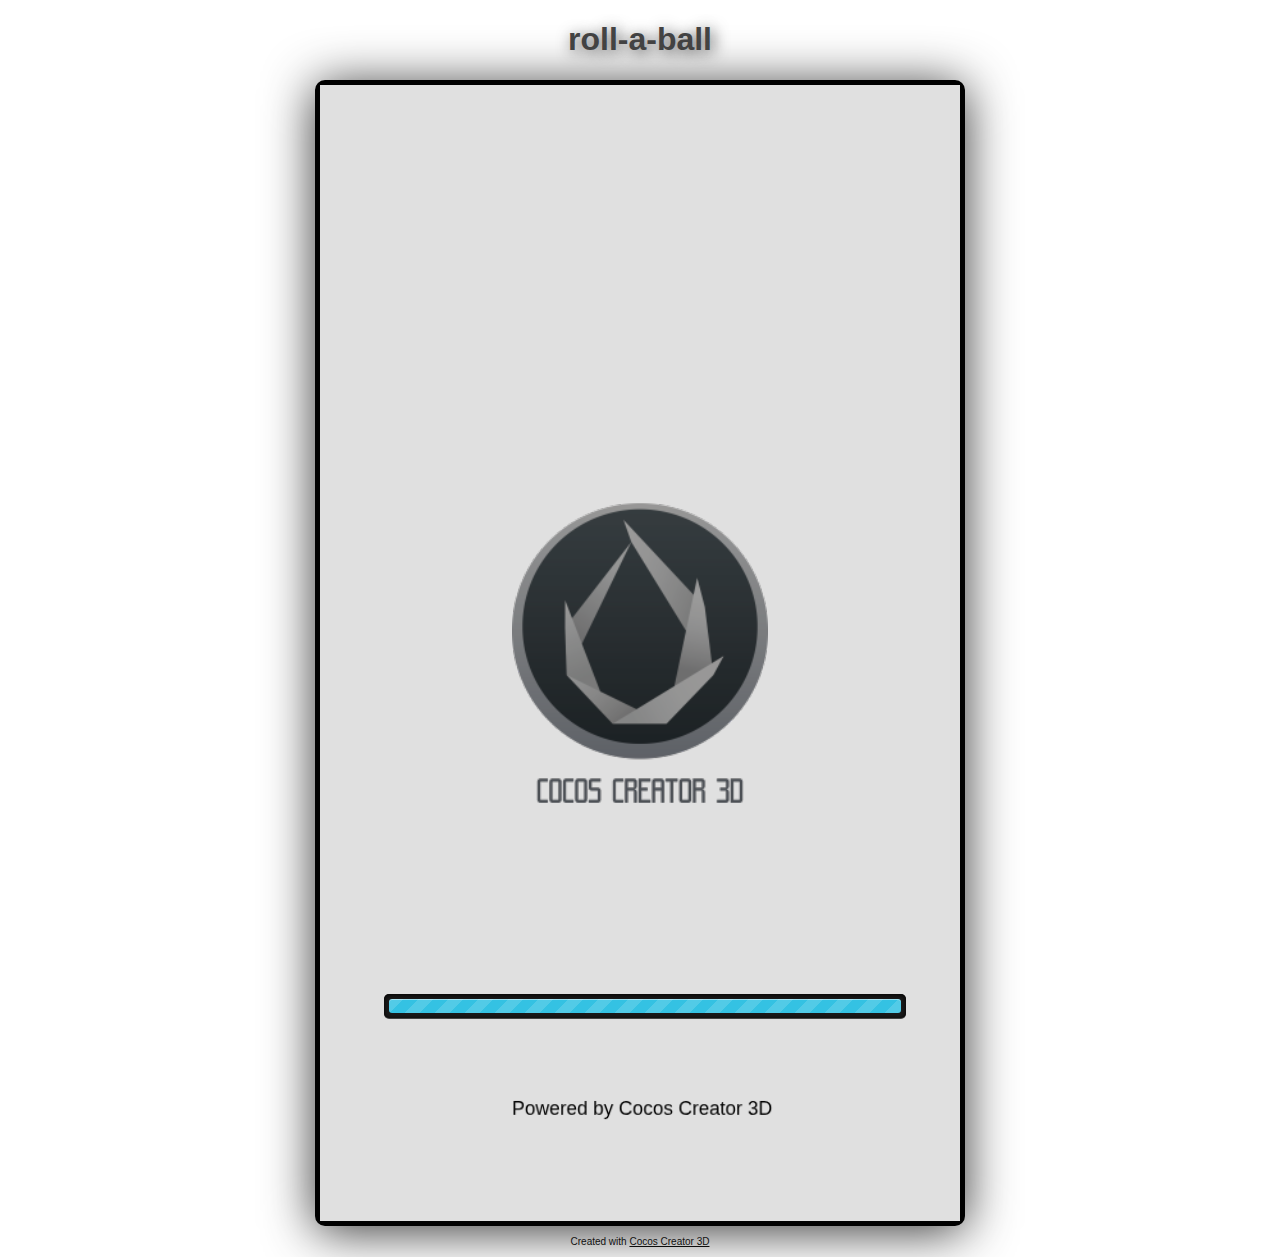
<file: web-desktop/index.html>
<!DOCTYPE html>
<html>
  <head>
    <meta charset="utf-8">

    <title>Cocos Creator 3D | roll-a-ball</title>

    <meta name="viewport" content="width=device-width,user-scalable=no,initial-scale=1, minimum-scale=1,maximum-scale=1"/>
    <meta name="apple-mobile-web-app-capable" content="yes"/>
    <meta name="full-screen" content="yes"/>
    <meta name="screen-orientation" content="portrait"/>
    <meta name="x5-fullscreen" content="true"/>
    <meta name="360-fullscreen" content="true"/>
    
    <meta name="renderer" content="webkit"/>
    <meta name="force-rendering" content="webkit"/>
    <meta http-equiv="X-UA-Compatible" content="IE=edge,chrome=1"/>
    
    <link rel="stylesheet" type="text/css" href="style.css"/>
  </head>
  <body>
    <h1 class="header">roll-a-ball</h1>

    <div id="GameDiv" style="width:640px; height: 1136px;">
        <canvas id="GameCanvas" width="640" height="1136"></canvas>
        <div class="progress-bar stripes">
            <span style="width: 0%"></span>
        </div>
    </div>
    <p class="footer">
      Created with <a href="https://www.cocos.com/products" title="Cocos Creator 3D">Cocos Creator 3D</a>
    </p>
    <!-- Polyfills bundle. -->
<script src="src/polyfills.bundle.js" charset="utf-8"> </script>

<!-- SystemJS support. -->
<script src="src/system.bundle.js" charset="utf-8"> </script>

<!-- Manifest file. -->
<script src="src/settings.js" charset="utf-8"></script>

<!-- Contains window.boot() which bootstrap the logic. -->
<script src="main.js" charset="utf-8"></script>

<script type="text/javascript">
    (function () {
        var boot = window.boot;

        boot.prepare.engine = function() {
            var importMap = { imports: { }, };
            importMap.imports['cc'] = './cocos3d-js.min.js';
            const importMapElement = document.createElement('script');
            importMapElement.type = 'systemjs-importmap';
            importMapElement.text = JSON.stringify(importMap, undefined, 2);
            document.body.appendChild(importMapElement);
        };

        boot.prepare.loadIIFE = function (url) {
            return new Promise(function (resolve, reject) {
                var err;

                function windowErrorListener(evt) {
                    if (evt.filename === url) {
                        err = evt.error;
                    }
                }

                window.addEventListener('error', windowErrorListener);

                var script = document.createElement('script');
                script.charset = 'utf-8';
                script.async = true;
                script.crossOrigin = 'anonymous';
                script.addEventListener('error', function () {
                    window.removeEventListener('error', windowErrorListener);
                    reject(Error('Error loading ' + url));
                });
                script.addEventListener('load', function () {
                    window.removeEventListener('error', windowErrorListener);
                    document.head.removeChild(script);
                    // Note that if an error occurs that isn't caught by this if statement,
                    // that getRegister will return null and a "did not instantiate" error will be thrown.
                    if (err) {
                        reject(err);
                    } else {
                        resolve();
                    }
                });
                script.src = url;
                document.head.appendChild(script);
            });
        };

        boot.prepare.findCanvas = function (id) {
            var localCanvas;
            var localContainer;

            var frame;
            var canvas;
            var container;

            const el = id;
            var width;
            var height;
            const element = !el ? null : ((el instanceof HTMLElement) ? el : (document.querySelector(el) || document.querySelector('#' + el)));
            if (!element) {
                console.error("unknown canvas id:", el);
            }

            if (element.tagName === 'CANVAS') {
                width = element.width;
                height = element.height;

                // it is already a canvas, we wrap it around with a div
                canvas = localCanvas = element;
                container = localContainer = document.createElement('div');
                if (localCanvas && localCanvas.parentNode) {
                    localCanvas.parentNode.insertBefore(localContainer, localCanvas);
                }
            } else {
                // we must make a new canvas and place into this element
                if (element.tagName !== 'DIV') {
                    debug.warnID(3819);
                }
                width = element.clientWidth;
                height = element.clientHeight;

                canvas = localCanvas = document.createElement('canvas');
                container = localContainer = document.createElement('div');
                element.appendChild(localContainer);
            }
            localContainer.setAttribute('id', 'Cocos3dGameContainer');
            localContainer.appendChild(localCanvas);
            frame = (localContainer.parentNode === document.body) ? document.documentElement : localContainer.parentNode;

            addClass(localCanvas, 'gameCanvas');
            localCanvas.setAttribute('width', width || '480');
            localCanvas.setAttribute('height', height || '320');
            localCanvas.setAttribute('tabindex', '99');

            return { frame, canvas, container };
        };

        /**
         * for findCanvas
         */
        function addClass (element, name) {
            const hasClass = (' ' + element.className + ' ').indexOf(' ' + name + ' ') > -1;
            if (!hasClass) {
                if (element.className) {
                    element.className += ' ';
                }
                element.className += name;
            }
        };

        boot.prepare().then(boot);
 })();
</script>

  </body>
</html>
</file>
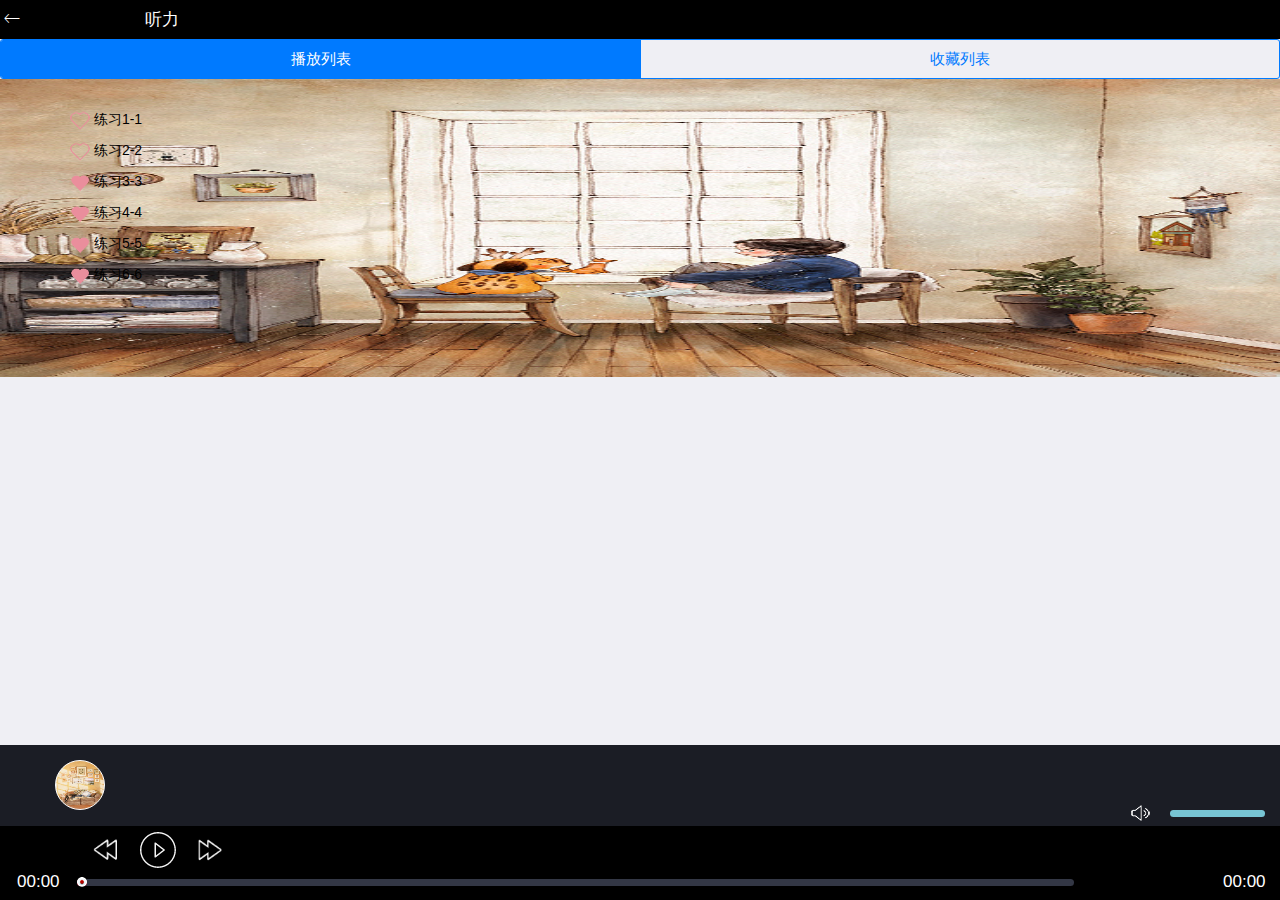
<file: views/listen.html>
<!DOCTYPE html>
<html>
<head lang="en">
    <meta charset="UTF-8">
    <meta name="viewport" content="width=device-width, initial-scale=1.0" />
    <title>听力</title>
    <link rel="stylesheet" href="./css/listen.css"/>
    <link rel="stylesheet" href="../brank/bootstrap.min.css" />
    <link rel="stylesheet" href="../brank/mui.min.css" />
</head>
<body>
    <div id="box">
    <header><span class="mui-icon mui-icon-arrowthinleft back-btn"></span><span style="padding-left:121px"></span>听力</header>
    <div>
                <div id="segmentedControl" class="mui-segmented-control">
                    <a class="mui-control-item mui-active" href="#item2">
               播放列表
            </a>
                    <a class="mui-control-item" href="#item3">
                收藏列表
            </a>
                </div>
    </div>
    <div>
     <div id="item2" class="mui-control-content mui-active">
                   <div class="top_left" style="height:298px">
                <ul>
                    <li music="./music/1.mp3" class="no_collect">
                        <p>
                            <img src="imgs/no_collect.png"/>
                            <a href="javascript:;" title="我很想爱他-林俊杰">练习1-1</a>
                        </p>
                    </li>
                    <li music="./music/2.mp3" class="no_collect">
                        <p>
                            <img src="imgs/no_collect.png"/>
                            <a href="javascript:;" title="当你-林俊杰">练习2-2</a>
                        </p>
                    </li>
                    <li music="./music/3.mp3" class="collect">
                        <p>
                            <img src="imgs/collect.png"/>
                            <a href="javascript:;" title="可惜没有如果-林俊杰">练习3-3</a>
                        </p>
                    </li>
                    <li music="./music/4.mp3" class="collect">
                        <p>
                            <img src="imgs/collect.png"/>
                            <a href="javascript:;" title="修炼爱情-林俊杰">练习4-4</a>
                        </p>
                    </li>
                    <li music="./music/5.mp3" class="collect">
                        <p>
                            <img src="imgs/collect.png"/>
                            <a href="javascript:;" title="alway-online-林俊杰">练习5-5</a>
                        </p>
                    </li>
                    <li music="./music/6.mp3" class="collect">
                        <p>
                            <img src="imgs/collect.png"/>
                            <a href="javascript:;" title="江南-林俊杰">练习6-6</a>
                        </p>
                    </li>
                </ul>
            </div>
                </div>
                <div id="item3" class="mui-control-content">
                  <div class="top_right" style="height:298px">
                <ul>

                </ul>
            </div>
                </div>
            </div>
        <div class="bottom">
            <div class="bottom_left col-xs-12">
                <div class="music_header">
                    
                </div>
                <p>
                  <a id="music_name" href="javascript:;"></a><br>
                  <a id="music_author" href="javascript:;"></a>
                </p>
            </div>
            <div class="bottom_right col-xs-12">
                <div style="float:right">
                    <div class="voice"></div>
                    <div class="voice_bar_out">
                        <div class="voice_bar_in"></div>
                    </div>
                </div>
            </div>
              <div class="bottom_center">
                <nav class="btn_box">
                    <a href="javascript:;" title="上一曲"></a>
                    <a id="play_pause" href="javascript:;" title="播放/暂停"></a>
                    <a href="javascript:;" title="下一曲"></a>
                </nav>
                <div class="bar col-xs-12" style="padding:0;margin:0">
                    <span>00:00</span>
                    <div class="bar_out" >
                        <div class="bar_in"></div><div class="bar_btn"></div>
                    </div>
                    <span style="float:right">00:00</span>
                </div>
            </div>
        </div>
    </div>
    <audio></audio>
</body>
<script src='../brank/mui.min.js'></script>
<script src='../brank/jquery-3.2.1.min.js'></script>
<script src="./js/listen.js"></script>
</html>
</file>
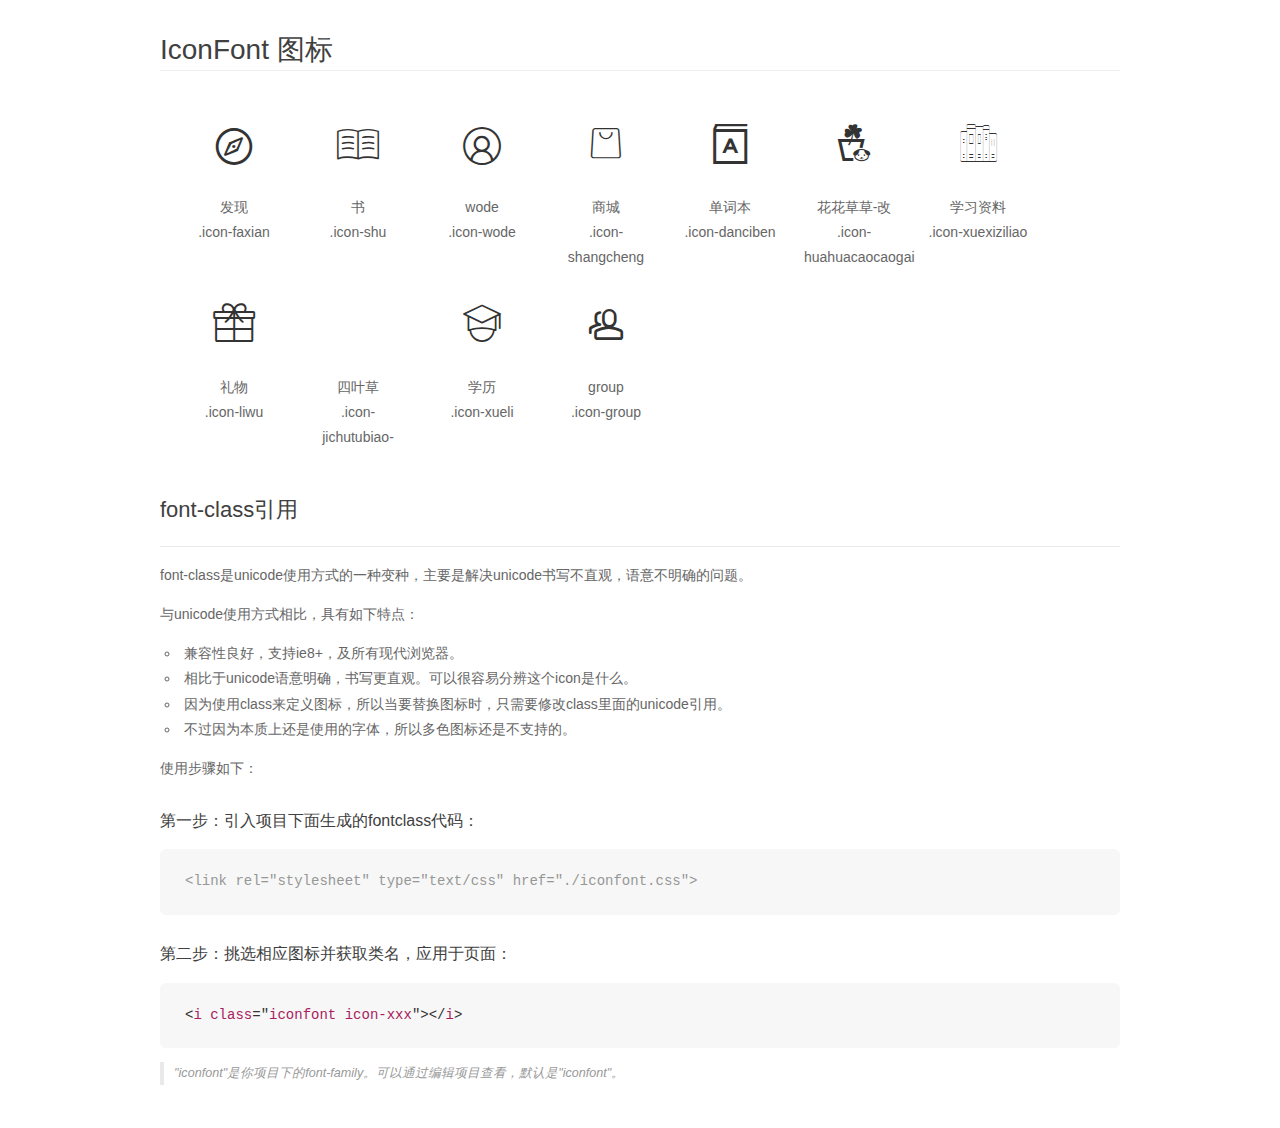
<file: views/font/demo_fontclass.html>
<!DOCTYPE html>
<html>
<head>
    <meta charset="utf-8"/>
    <title>IconFont</title>
    <link rel="stylesheet" href="demo.css">
    <link rel="stylesheet" href="iconfont.css">
</head>
<body>
    <div class="main markdown">
        <h1>IconFont 图标</h1>
        <ul class="icon_lists clear">
            
                <li>
                <i class="icon iconfont icon-faxian"></i>
                    <div class="name">发现</div>
                    <div class="fontclass">.icon-faxian</div>
                </li>
            
                <li>
                <i class="icon iconfont icon-shu"></i>
                    <div class="name">书</div>
                    <div class="fontclass">.icon-shu</div>
                </li>
            
                <li>
                <i class="icon iconfont icon-wode"></i>
                    <div class="name">wode</div>
                    <div class="fontclass">.icon-wode</div>
                </li>
            
                <li>
                <i class="icon iconfont icon-shangcheng"></i>
                    <div class="name">商城</div>
                    <div class="fontclass">.icon-shangcheng</div>
                </li>
            
                <li>
                <i class="icon iconfont icon-danciben"></i>
                    <div class="name">单词本</div>
                    <div class="fontclass">.icon-danciben</div>
                </li>
            
                <li>
                <i class="icon iconfont icon-huahuacaocaogai"></i>
                    <div class="name">花花草草-改</div>
                    <div class="fontclass">.icon-huahuacaocaogai</div>
                </li>
            
                <li>
                <i class="icon iconfont icon-xuexiziliao"></i>
                    <div class="name">学习资料</div>
                    <div class="fontclass">.icon-xuexiziliao</div>
                </li>
            
                <li>
                <i class="icon iconfont icon-liwu"></i>
                    <div class="name">礼物</div>
                    <div class="fontclass">.icon-liwu</div>
                </li>
            
                <li>
                <i class="icon iconfont icon-jichutubiao-"></i>
                    <div class="name">四叶草</div>
                    <div class="fontclass">.icon-jichutubiao-</div>
                </li>
            
                <li>
                <i class="icon iconfont icon-xueli"></i>
                    <div class="name">学历</div>
                    <div class="fontclass">.icon-xueli</div>
                </li>
            
                <li>
                <i class="icon iconfont icon-group"></i>
                    <div class="name">group</div>
                    <div class="fontclass">.icon-group</div>
                </li>
            
        </ul>

        <h2 id="font-class-">font-class引用</h2>
        <hr>

        <p>font-class是unicode使用方式的一种变种，主要是解决unicode书写不直观，语意不明确的问题。</p>
        <p>与unicode使用方式相比，具有如下特点：</p>
        <ul>
        <li>兼容性良好，支持ie8+，及所有现代浏览器。</li>
        <li>相比于unicode语意明确，书写更直观。可以很容易分辨这个icon是什么。</li>
        <li>因为使用class来定义图标，所以当要替换图标时，只需要修改class里面的unicode引用。</li>
        <li>不过因为本质上还是使用的字体，所以多色图标还是不支持的。</li>
        </ul>
        <p>使用步骤如下：</p>
        <h3 id="-fontclass-">第一步：引入项目下面生成的fontclass代码：</h3>


        <pre><code class="lang-js hljs javascript"><span class="hljs-comment">&lt;link rel="stylesheet" type="text/css" href="./iconfont.css"&gt;</span></code></pre>
        <h3 id="-">第二步：挑选相应图标并获取类名，应用于页面：</h3>
        <pre><code class="lang-css hljs">&lt;<span class="hljs-selector-tag">i</span> <span class="hljs-selector-tag">class</span>="<span class="hljs-selector-tag">iconfont</span> <span class="hljs-selector-tag">icon-xxx</span>"&gt;&lt;/<span class="hljs-selector-tag">i</span>&gt;</code></pre>
        <blockquote>
        <p>"iconfont"是你项目下的font-family。可以通过编辑项目查看，默认是"iconfont"。</p>
        </blockquote>
    </div>
</body>
</html>
</file>
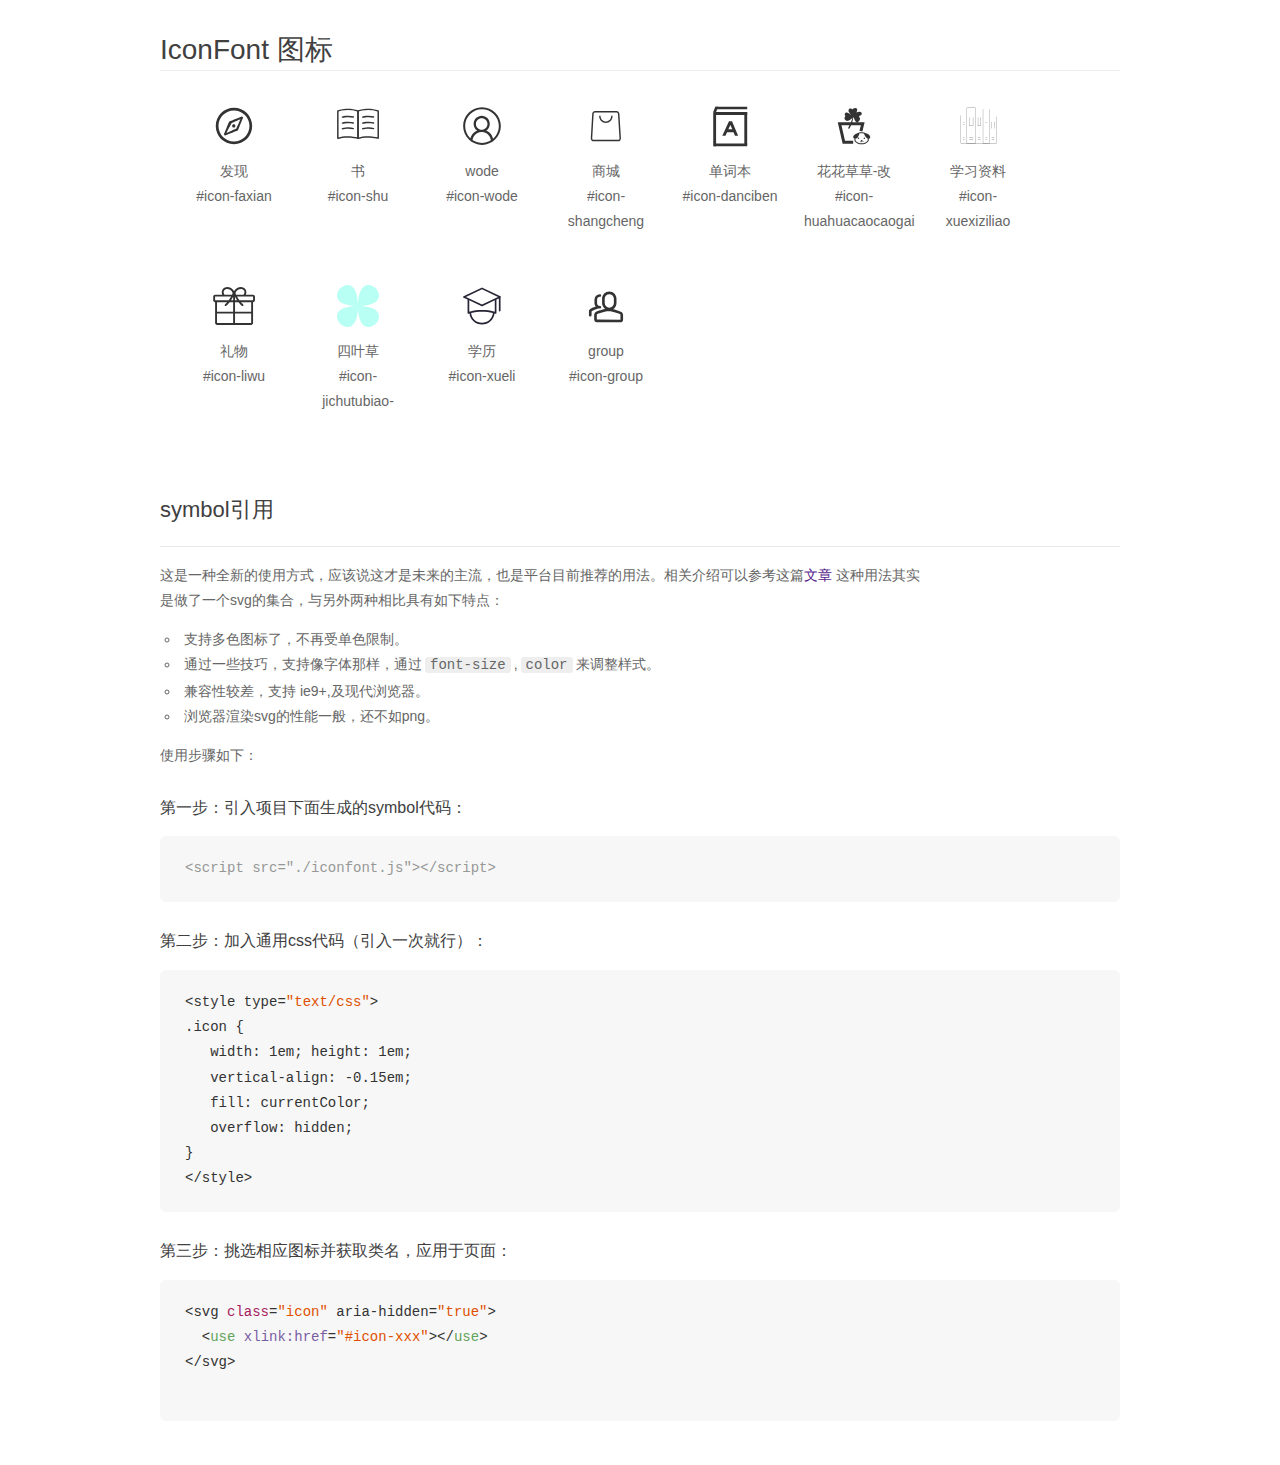
<file: views/font/demo_symbol.html>
<!DOCTYPE html>
<html>
<head>
    <meta charset="utf-8"/>
    <title>IconFont</title>
    <link rel="stylesheet" href="demo.css">
    <script src="iconfont.js"></script>

    <style type="text/css">
        .icon {
          /* 通过设置 font-size 来改变图标大小 */
          width: 1em; height: 1em;
          /* 图标和文字相邻时，垂直对齐 */
          vertical-align: -0.15em;
          /* 通过设置 color 来改变 SVG 的颜色/fill */
          fill: currentColor;
          /* path 和 stroke 溢出 viewBox 部分在 IE 下会显示
             normalize.css 中也包含这行 */
          overflow: hidden;
        }

    </style>
</head>
<body>
    <div class="main markdown">
        <h1>IconFont 图标</h1>
        <ul class="icon_lists clear">
            
                <li>
                    <svg class="icon" aria-hidden="true">
                        <use xlink:href="#icon-faxian"></use>
                    </svg>
                    <div class="name">发现</div>
                    <div class="fontclass">#icon-faxian</div>
                </li>
            
                <li>
                    <svg class="icon" aria-hidden="true">
                        <use xlink:href="#icon-shu"></use>
                    </svg>
                    <div class="name">书</div>
                    <div class="fontclass">#icon-shu</div>
                </li>
            
                <li>
                    <svg class="icon" aria-hidden="true">
                        <use xlink:href="#icon-wode"></use>
                    </svg>
                    <div class="name">wode</div>
                    <div class="fontclass">#icon-wode</div>
                </li>
            
                <li>
                    <svg class="icon" aria-hidden="true">
                        <use xlink:href="#icon-shangcheng"></use>
                    </svg>
                    <div class="name">商城</div>
                    <div class="fontclass">#icon-shangcheng</div>
                </li>
            
                <li>
                    <svg class="icon" aria-hidden="true">
                        <use xlink:href="#icon-danciben"></use>
                    </svg>
                    <div class="name">单词本</div>
                    <div class="fontclass">#icon-danciben</div>
                </li>
            
                <li>
                    <svg class="icon" aria-hidden="true">
                        <use xlink:href="#icon-huahuacaocaogai"></use>
                    </svg>
                    <div class="name">花花草草-改</div>
                    <div class="fontclass">#icon-huahuacaocaogai</div>
                </li>
            
                <li>
                    <svg class="icon" aria-hidden="true">
                        <use xlink:href="#icon-xuexiziliao"></use>
                    </svg>
                    <div class="name">学习资料</div>
                    <div class="fontclass">#icon-xuexiziliao</div>
                </li>
            
                <li>
                    <svg class="icon" aria-hidden="true">
                        <use xlink:href="#icon-liwu"></use>
                    </svg>
                    <div class="name">礼物</div>
                    <div class="fontclass">#icon-liwu</div>
                </li>
            
                <li>
                    <svg class="icon" aria-hidden="true">
                        <use xlink:href="#icon-jichutubiao-"></use>
                    </svg>
                    <div class="name">四叶草</div>
                    <div class="fontclass">#icon-jichutubiao-</div>
                </li>
            
                <li>
                    <svg class="icon" aria-hidden="true">
                        <use xlink:href="#icon-xueli"></use>
                    </svg>
                    <div class="name">学历</div>
                    <div class="fontclass">#icon-xueli</div>
                </li>
            
                <li>
                    <svg class="icon" aria-hidden="true">
                        <use xlink:href="#icon-group"></use>
                    </svg>
                    <div class="name">group</div>
                    <div class="fontclass">#icon-group</div>
                </li>
            
        </ul>


        <h2 id="symbol-">symbol引用</h2>
        <hr>

        <p>这是一种全新的使用方式，应该说这才是未来的主流，也是平台目前推荐的用法。相关介绍可以参考这篇<a href="">文章</a>
        这种用法其实是做了一个svg的集合，与另外两种相比具有如下特点：</p>
        <ul>
          <li>支持多色图标了，不再受单色限制。</li>
          <li>通过一些技巧，支持像字体那样，通过<code>font-size</code>,<code>color</code>来调整样式。</li>
          <li>兼容性较差，支持 ie9+,及现代浏览器。</li>
          <li>浏览器渲染svg的性能一般，还不如png。</li>
        </ul>
        <p>使用步骤如下：</p>
        <h3 id="-symbol-">第一步：引入项目下面生成的symbol代码：</h3>
        <pre><code class="lang-js hljs javascript"><span class="hljs-comment">&lt;script src="./iconfont.js"&gt;&lt;/script&gt;</span></code></pre>
        <h3 id="-css-">第二步：加入通用css代码（引入一次就行）：</h3>
        <pre><code class="lang-js hljs javascript">&lt;style type=<span class="hljs-string">"text/css"</span>&gt;
.icon {
   width: <span class="hljs-number">1</span>em; height: <span class="hljs-number">1</span>em;
   vertical-align: <span class="hljs-number">-0.15</span>em;
   fill: currentColor;
   overflow: hidden;
}
&lt;<span class="hljs-regexp">/style&gt;</span></code></pre>
        <h3 id="-">第三步：挑选相应图标并获取类名，应用于页面：</h3>
        <pre><code class="lang-js hljs javascript">&lt;svg <span class="hljs-class"><span class="hljs-keyword">class</span></span>=<span class="hljs-string">"icon"</span> aria-hidden=<span class="hljs-string">"true"</span>&gt;<span class="xml"><span class="hljs-tag">
  &lt;<span class="hljs-name">use</span> <span class="hljs-attr">xlink:href</span>=<span class="hljs-string">"#icon-xxx"</span>&gt;</span><span class="hljs-tag">&lt;/<span class="hljs-name">use</span>&gt;</span>
</span>&lt;<span class="hljs-regexp">/svg&gt;
        </span></code></pre>
    </div>
</body>
</html>
</file>
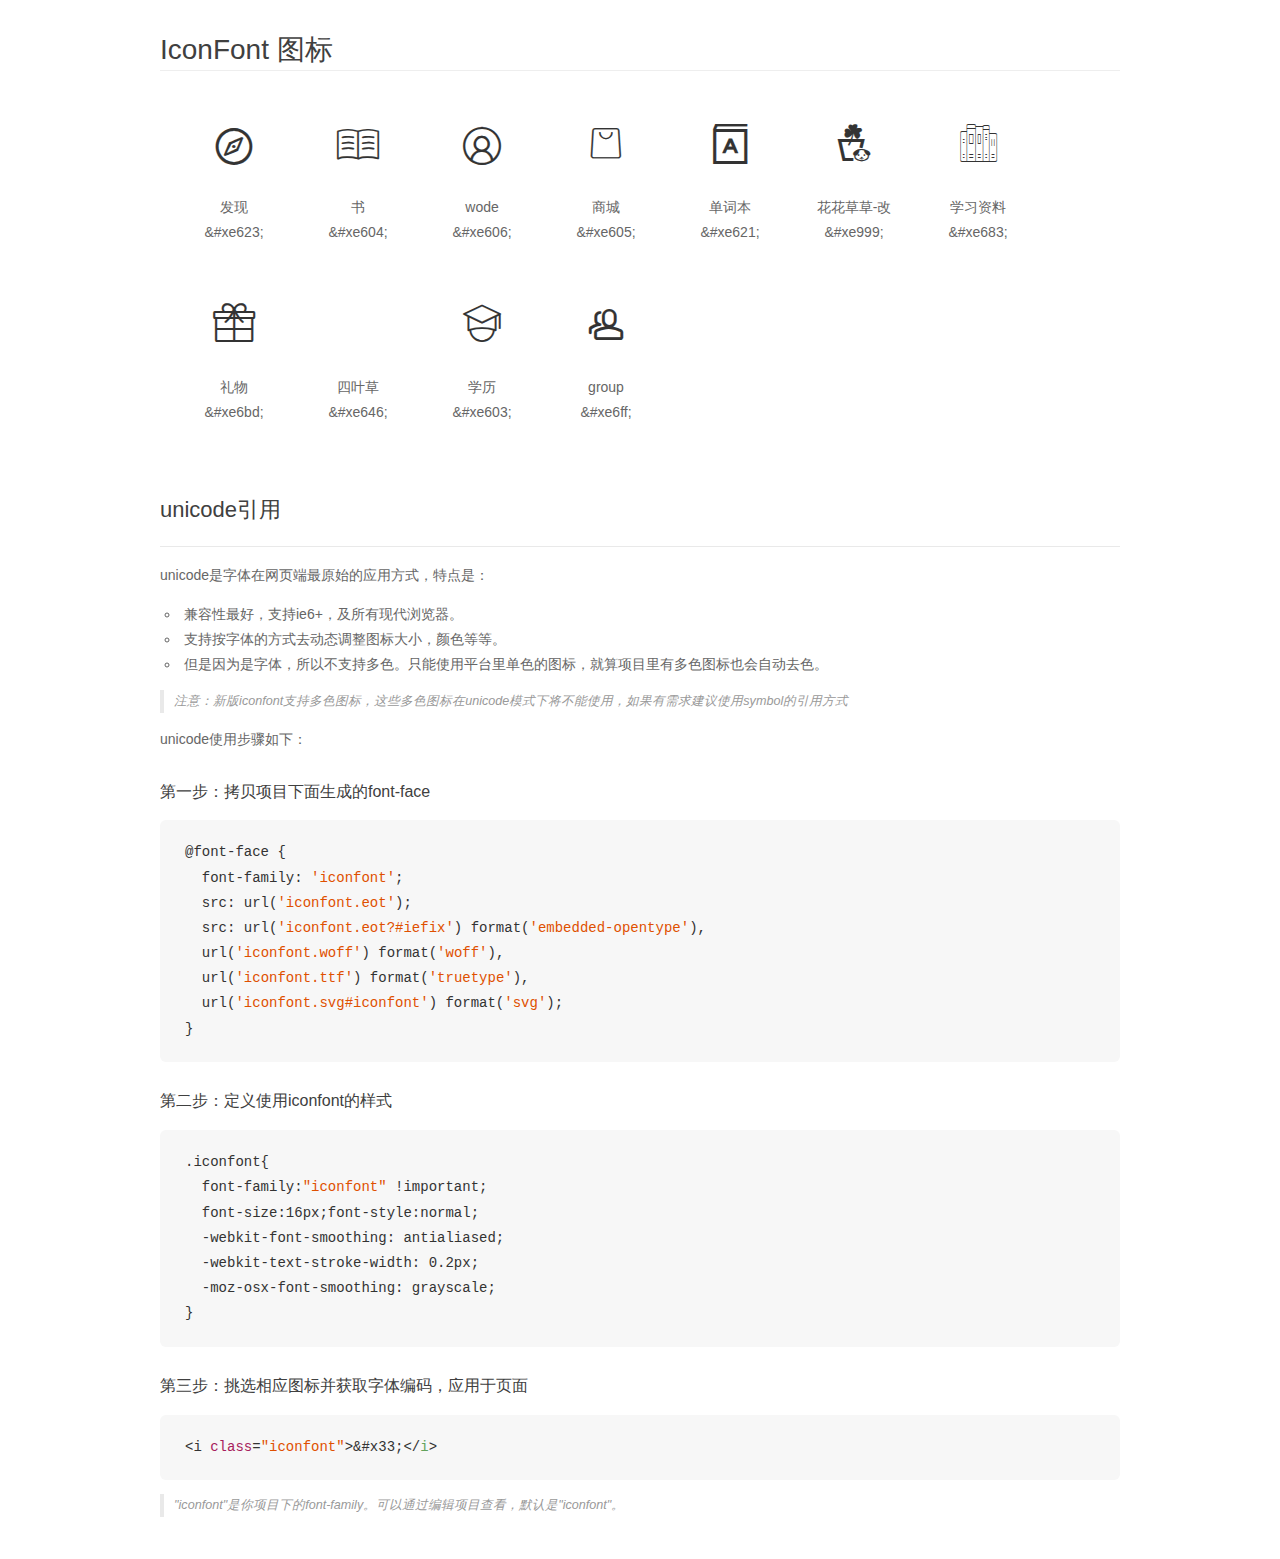
<file: views/font/demo_unicode.html>
<!DOCTYPE html>
<html>
<head>
    <meta charset="utf-8"/>
    <title>IconFont</title>
    <link rel="stylesheet" href="demo.css">

    <style type="text/css">

        @font-face {font-family: "iconfont";
          src: url('iconfont.eot'); /* IE9*/
          src: url('iconfont.eot#iefix') format('embedded-opentype'), /* IE6-IE8 */
          url('iconfont.woff') format('woff'), /* chrome, firefox */
          url('iconfont.ttf') format('truetype'), /* chrome, firefox, opera, Safari, Android, iOS 4.2+*/
          url('iconfont.svg#iconfont') format('svg'); /* iOS 4.1- */
        }

        .iconfont {
          font-family:"iconfont" !important;
          font-size:16px;
          font-style:normal;
          -webkit-font-smoothing: antialiased;
          -webkit-text-stroke-width: 0.2px;
          -moz-osx-font-smoothing: grayscale;
        }

    </style>
</head>
<body>
    <div class="main markdown">
        <h1>IconFont 图标</h1>
        <ul class="icon_lists clear">
            
                <li>
                <i class="icon iconfont">&#xe623;</i>
                    <div class="name">发现</div>
                    <div class="code">&amp;#xe623;</div>
                </li>
            
                <li>
                <i class="icon iconfont">&#xe604;</i>
                    <div class="name">书</div>
                    <div class="code">&amp;#xe604;</div>
                </li>
            
                <li>
                <i class="icon iconfont">&#xe606;</i>
                    <div class="name">wode</div>
                    <div class="code">&amp;#xe606;</div>
                </li>
            
                <li>
                <i class="icon iconfont">&#xe605;</i>
                    <div class="name">商城</div>
                    <div class="code">&amp;#xe605;</div>
                </li>
            
                <li>
                <i class="icon iconfont">&#xe621;</i>
                    <div class="name">单词本</div>
                    <div class="code">&amp;#xe621;</div>
                </li>
            
                <li>
                <i class="icon iconfont">&#xe999;</i>
                    <div class="name">花花草草-改</div>
                    <div class="code">&amp;#xe999;</div>
                </li>
            
                <li>
                <i class="icon iconfont">&#xe683;</i>
                    <div class="name">学习资料</div>
                    <div class="code">&amp;#xe683;</div>
                </li>
            
                <li>
                <i class="icon iconfont">&#xe6bd;</i>
                    <div class="name">礼物</div>
                    <div class="code">&amp;#xe6bd;</div>
                </li>
            
                <li>
                <i class="icon iconfont">&#xe646;</i>
                    <div class="name">四叶草</div>
                    <div class="code">&amp;#xe646;</div>
                </li>
            
                <li>
                <i class="icon iconfont">&#xe603;</i>
                    <div class="name">学历</div>
                    <div class="code">&amp;#xe603;</div>
                </li>
            
                <li>
                <i class="icon iconfont">&#xe6ff;</i>
                    <div class="name">group</div>
                    <div class="code">&amp;#xe6ff;</div>
                </li>
            
        </ul>
        <h2 id="unicode-">unicode引用</h2>
        <hr>

        <p>unicode是字体在网页端最原始的应用方式，特点是：</p>
        <ul>
        <li>兼容性最好，支持ie6+，及所有现代浏览器。</li>
        <li>支持按字体的方式去动态调整图标大小，颜色等等。</li>
        <li>但是因为是字体，所以不支持多色。只能使用平台里单色的图标，就算项目里有多色图标也会自动去色。</li>
        </ul>
        <blockquote>
        <p>注意：新版iconfont支持多色图标，这些多色图标在unicode模式下将不能使用，如果有需求建议使用symbol的引用方式</p>
        </blockquote>
        <p>unicode使用步骤如下：</p>
        <h3 id="-font-face">第一步：拷贝项目下面生成的font-face</h3>
        <pre><code class="lang-js hljs javascript">@font-face {
  font-family: <span class="hljs-string">'iconfont'</span>;
  src: url(<span class="hljs-string">'iconfont.eot'</span>);
  src: url(<span class="hljs-string">'iconfont.eot?#iefix'</span>) format(<span class="hljs-string">'embedded-opentype'</span>),
  url(<span class="hljs-string">'iconfont.woff'</span>) format(<span class="hljs-string">'woff'</span>),
  url(<span class="hljs-string">'iconfont.ttf'</span>) format(<span class="hljs-string">'truetype'</span>),
  url(<span class="hljs-string">'iconfont.svg#iconfont'</span>) format(<span class="hljs-string">'svg'</span>);
}
</code></pre>
        <h3 id="-iconfont-">第二步：定义使用iconfont的样式</h3>
        <pre><code class="lang-js hljs javascript">.iconfont{
  font-family:<span class="hljs-string">"iconfont"</span> !important;
  font-size:<span class="hljs-number">16</span>px;font-style:normal;
  -webkit-font-smoothing: antialiased;
  -webkit-text-stroke-width: <span class="hljs-number">0.2</span>px;
  -moz-osx-font-smoothing: grayscale;
}
</code></pre>
        <h3 id="-">第三步：挑选相应图标并获取字体编码，应用于页面</h3>
        <pre><code class="lang-js hljs javascript">&lt;i <span class="hljs-class"><span class="hljs-keyword">class</span></span>=<span class="hljs-string">"iconfont"</span>&gt;&amp;#x33;<span class="xml"><span class="hljs-tag">&lt;/<span class="hljs-name">i</span>&gt;</span></span></code></pre>

        <blockquote>
        <p>"iconfont"是你项目下的font-family。可以通过编辑项目查看，默认是"iconfont"。</p>
        </blockquote>
    </div>


</body>
</html>
</file>
<file: web-desktop/style.css>
body {
  cursor: default;
  padding: 0;
  border: 0;
  margin: 0;

  text-align: center;
  background-color: white;
  font-family: Helvetica, Verdana, Arial, sans-serif;
}

body, canvas, div {
  outline: none;
  -moz-user-select: none;
  -webkit-user-select: none;
  -ms-user-select: none;
  -khtml-user-select: none;
  -webkit-tap-highlight-color: rgba(0, 0, 0, 0);
}

/* Remove spin of input type number */
input::-webkit-outer-spin-button,
input::-webkit-inner-spin-button {
    /* display: none; <- Crashes Chrome on hover */
    -webkit-appearance: none;
    margin: 0; /* <-- Apparently some margin are still there even though it's hidden */
}

#Cocos2dGameContainer {
  position: absolute;
  margin: 0;
  overflow: hidden;
  left: 0px;
  top: 0px;
}

canvas {
  background-color: rgba(0, 0, 0, 0);
}

a:link, a:visited {
  color: #000;
}

a:active, a:hover {
  color: #666;
}

p.header {
  font-size: small;
}

p.footer {
  font-size: x-small;
}

.progress-bar {
    background-color: #1a1a1a;
    position: absolute;
    left: 10%;
    top: 80%;
    height: 14px;
    padding: 5px;
    width: 80%;
    border-radius: 5px;
    box-shadow: 0 1px 5px #000 inset, 0 1px 0 #444;           
}

.progress-bar span {
    display: block;
    height: 100%;
    border-radius: 3px;
    box-shadow: 0 1px 0 rgba(255, 255, 255, .5) inset;
    transition: width .4s ease-in-out; 
    background-color: #34c2e3;    
}

.stripes span {
    background-size: 30px 30px;
    background-image: linear-gradient(135deg, rgba(255, 255, 255, .15) 25%, transparent 25%,
                        transparent 50%, rgba(255, 255, 255, .15) 50%, rgba(255, 255, 255, .15) 75%,
                        transparent 75%, transparent);            
    
    animation: animate-stripes 1s linear infinite;             
}

@keyframes animate-stripes {
    0% {background-position: 0 0;} 100% {background-position: 60px 0;}
}

h1 {
    color: #444;
    text-shadow: 3px 3px 15px;
}

#GameDiv {
    width: 800px;
    height: 450px;
    margin: 0 auto;
    background: black;
    position:relative;
    border:5px solid black;
    border-radius: 10px;
    box-shadow: 0 5px 50px #333
}
</file>
<file: views/css/listen.css>
{margin: 0;padding: 0;
    moz-user-select: -moz-none;
    -moz-user-select: none;
    -o-user-select: none;
    -khtml-user-select: none;
    -webkit-user-select: none;
    -ms-user-select: none;
    user-select: none;
}
ul{list-style-type: none}
a{text-decoration: none;}
@keyframes change {
    from {
        transform: rotate(0deg)
    }
    to {
        transform: rotate(360deg)
    }
}
body{
    margin:0;
    padding:0;
}
#box{
   width:100%;height:100%;
}

header{
    background:#000;
    height:39px;
    color:#fff;
    line-height:39px;
}
header span{
    display:inline-block;
    color:#fff;
    font-size:16px;
}

.top_left{
    padding:30px;
    background: url(../img/11.jpg);
    background-size: 100% 100%;
}
.top_right{
    padding:30px;
    background: url(../img/9.jpg);
    background-size: 100% 100%;
}
.top_left a{
    color:black;
}

.bottom{
    background:#000;
    width:100%;
    position:fixed;
    bottom:0;
}


.music_header{background: url("../img/8.jpg");background-size: 100% 100%;margin: 15px 15px 0 40px;width: 50px;height: 50px;border-radius: 25px;border: 1px solid #fff;float: left}
@keyframes change {
    from {
        transform: rotate(0deg)
    }
    to {
        transform: rotate(360deg)
    }
}
.bottom_left,.bottom_right{width: 15%;background: #1b1d25}
.bottom_left p {padding-top: 20px;}
.bottom_left p a{color: #f2f2f2}
.bottom_left p>a:last-child{font-size: 12px;}

.bottom_center{padding: 0 17px;}
.btn_box{width: 180px;display: inline-block;float: left;margin-left: 64px;}
.bottom_center nav a{display: inline-block;width: 48px;height: 48px;}
.bottom_center nav a:nth-child(1){background: url("../imgs/prev.png") no-repeat center 6px;background-size: 36px 36px;}
.bottom_center nav a:nth-child(2){background: url("../imgs/play.png") no-repeat;background-size: 100% 100%;}
.bottom_center nav a:nth-child(3){background: url("../imgs/next.png") no-repeat center 6px;background-size: 36px 36px;}

.bar{float: left;margin-top: 35px;}
.bar span{display: inline-block;width: 40px;float: left;color: #fff;position: relative;top: -8px;}
.bar_out{border-radius: 7px;margin: 0 20px;float: left;width: 80%;height: 7px;background: #333745;}
.bar_in{float: left;width: 10px;height: 100%;background: #ea2e49;border-radius: 7px;}
.bar_btn{cursor: pointer;position: relative;margin-left: -11px;top: -3px;width: 12px;height: 13px;background: url("../imgs/bat_btn.png") no-repeat;float: left}
/*
.bottom_right > div{margin-top: 35px;padding: 0 10px;}*/
.voice{position: relative;top: -5px;width: 19px;height: 16px;background: url("../imgs/voice.png");float: left;margin-right: 20px;}
.voice_bar_out{width: 95px;height: 7px;background: #333745;float: left;border-radius: 7px;}
.voice_bar_in{cursor: pointer;width: 95px;height: 7px;background: #77c4d3;border-radius: 7px;}
</file>
<file: views/font/iconfont.css>
@font-face {font-family: "iconfont";
  src: url('iconfont.eot?t=1495537212312'); /* IE9*/
  src: url('iconfont.eot?t=1495537212312#iefix') format('embedded-opentype'), /* IE6-IE8 */
  url('iconfont.woff?t=1495537212312') format('woff'), /* chrome, firefox */
  url('iconfont.ttf?t=1495537212312') format('truetype'), /* chrome, firefox, opera, Safari, Android, iOS 4.2+*/
  url('iconfont.svg?t=1495537212312#iconfont') format('svg'); /* iOS 4.1- */
}

.iconfont {
  font-family:"iconfont" !important;
  font-size:16px;
  font-style:normal;
  -webkit-font-smoothing: antialiased;
  -moz-osx-font-smoothing: grayscale;
}

.icon-faxian:before { content: "\e623"; }

.icon-shu:before { content: "\e604"; }

.icon-wode:before { content: "\e606"; }

.icon-shangcheng:before { content: "\e605"; }

.icon-danciben:before { content: "\e621"; }

.icon-huahuacaocaogai:before { content: "\e999"; }

.icon-xuexiziliao:before { content: "\e683"; }

.icon-liwu:before { content: "\e6bd"; }

.icon-jichutubiao-:before { content: "\e646"; }

.icon-xueli:before { content: "\e603"; }

.icon-group:before { content: "\e6ff"; }
</file>
<file: views/font/demo.css>
*{margin: 0;padding: 0;list-style: none;}
/*
KISSY CSS Reset
理念：1. reset 的目的不是清除浏览器的默认样式，这仅是部分工作。清除和重置是紧密不可分的。
2. reset 的目的不是让默认样式在所有浏览器下一致，而是减少默认样式有可能带来的问题。
3. reset 期望提供一套普适通用的基础样式。但没有银弹，推荐根据具体需求，裁剪和修改后再使用。
特色：1. 适应中文；2. 基于最新主流浏览器。
维护：玉伯<lifesinger@gmail.com>, 正淳<ragecarrier@gmail.com>
 */

/** 清除内外边距 **/
body, h1, h2, h3, h4, h5, h6, hr, p, blockquote, /* structural elements 结构元素 */
dl, dt, dd, ul, ol, li, /* list elements 列表元素 */
pre, /* text formatting elements 文本格式元素 */
form, fieldset, legend, button, input, textarea, /* form elements 表单元素 */
th, td /* table elements 表格元素 */ {
  margin: 0;
  padding: 0;
}

/** 设置默认字体 **/
body,
button, input, select, textarea /* for ie */ {
  font: 12px/1.5 tahoma, arial, \5b8b\4f53, sans-serif;
}
h1, h2, h3, h4, h5, h6 { font-size: 100%; }
address, cite, dfn, em, var { font-style: normal; } /* 将斜体扶正 */
code, kbd, pre, samp { font-family: courier new, courier, monospace; } /* 统一等宽字体 */
small { font-size: 12px; } /* 小于 12px 的中文很难阅读，让 small 正常化 */

/** 重置列表元素 **/
ul, ol { list-style: none; }

/** 重置文本格式元素 **/
a { text-decoration: none; }
a:hover { text-decoration: underline; }


/** 重置表单元素 **/
legend { color: #000; } /* for ie6 */
fieldset, img { border: 0; } /* img 搭车：让链接里的 img 无边框 */
button, input, select, textarea { font-size: 100%; } /* 使得表单元素在 ie 下能继承字体大小 */
/* 注：optgroup 无法扶正 */

/** 重置表格元素 **/
table { border-collapse: collapse; border-spacing: 0; }

/* 清除浮动 */
.ks-clear:after, .clear:after {
  content: '\20';
  display: block;
  height: 0;
  clear: both;
}
.ks-clear, .clear {
  *zoom: 1;
}

.main {
  padding: 30px 100px;
width: 960px;
margin: 0 auto;
}
.main h1{font-size:36px; color:#333; text-align:left;margin-bottom:30px; border-bottom: 1px solid #eee;}

.helps{margin-top:40px;}
.helps pre{
  padding:20px;
  margin:10px 0;
  border:solid 1px #e7e1cd;
  background-color: #fffdef;
  overflow: auto;
}

.icon_lists{
  width: 100% !important;

}

.icon_lists li{
  float:left;
  width: 100px;
  height:180px;
  text-align: center;
  list-style: none !important;
}
.icon_lists .icon{
  font-size: 42px;
  line-height: 100px;
  margin: 10px 0;
  color:#333;
  -webkit-transition: font-size 0.25s ease-out 0s;
  -moz-transition: font-size 0.25s ease-out 0s;
  transition: font-size 0.25s ease-out 0s;

}
.icon_lists .icon:hover{
  font-size: 100px;
}



.markdown {
  color: #666;
  font-size: 14px;
  line-height: 1.8;
}

.highlight {
  line-height: 1.5;
}

.markdown img {
  vertical-align: middle;
  max-width: 100%;
}

.markdown h1 {
  color: #404040;
  font-weight: 500;
  line-height: 40px;
  margin-bottom: 24px;
}

.markdown h2,
.markdown h3,
.markdown h4,
.markdown h5,
.markdown h6 {
  color: #404040;
  margin: 1.6em 0 0.6em 0;
  font-weight: 500;
  clear: both;
}

.markdown h1 {
  font-size: 28px;
}

.markdown h2 {
  font-size: 22px;
}

.markdown h3 {
  font-size: 16px;
}

.markdown h4 {
  font-size: 14px;
}

.markdown h5 {
  font-size: 12px;
}

.markdown h6 {
  font-size: 12px;
}

.markdown hr {
  height: 1px;
  border: 0;
  background: #e9e9e9;
  margin: 16px 0;
  clear: both;
}

.markdown p,
.markdown pre {
  margin: 1em 0;
}

.markdown > p,
.markdown > blockquote,
.markdown > .highlight,
.markdown > ol,
.markdown > ul {
  width: 80%;
}

.markdown ul > li {
  list-style: circle;
}

.markdown > ul li,
.markdown blockquote ul > li {
  margin-left: 20px;
  padding-left: 4px;
}

.markdown > ul li p,
.markdown > ol li p {
  margin: 0.6em 0;
}

.markdown ol > li {
  list-style: decimal;
}

.markdown > ol li,
.markdown blockquote ol > li {
  margin-left: 20px;
  padding-left: 4px;
}

.markdown code {
  margin: 0 3px;
  padding: 0 5px;
  background: #eee;
  border-radius: 3px;
}

.markdown pre {
  border-radius: 6px;
  background: #f7f7f7;
  padding: 20px;
}

.markdown pre code {
  border: none;
  background: #f7f7f7;
  margin: 0;
}

.markdown strong,
.markdown b {
  font-weight: 600;
}

.markdown > table {
  border-collapse: collapse;
  border-spacing: 0px;
  empty-cells: show;
  border: 1px solid #e9e9e9;
  width: 95%;
  margin-bottom: 24px;
}

.markdown > table th {
  white-space: nowrap;
  color: #333;
  font-weight: 600;

}

.markdown > table th,
.markdown > table td {
  border: 1px solid #e9e9e9;
  padding: 8px 16px;
  text-align: left;
}

.markdown > table th {
  background: #F7F7F7;
}

.markdown blockquote {
  font-size: 90%;
  color: #999;
  border-left: 4px solid #e9e9e9;
  padding-left: 0.8em;
  margin: 1em 0;
  font-style: italic;
}

.markdown blockquote p {
  margin: 0;
}

.markdown .anchor {
  opacity: 0;
  transition: opacity 0.3s ease;
  margin-left: 8px;
}

.markdown .waiting {
  color: #ccc;
}

.markdown h1:hover .anchor,
.markdown h2:hover .anchor,
.markdown h3:hover .anchor,
.markdown h4:hover .anchor,
.markdown h5:hover .anchor,
.markdown h6:hover .anchor {
  opacity: 1;
  display: inline-block;
}

.markdown > br,
.markdown > p > br {
  clear: both;
}


.hljs {
  display: block;
  background: white;
  padding: 0.5em;
  color: #333333;
  overflow-x: auto;
}

.hljs-comment,
.hljs-meta {
  color: #969896;
}

.hljs-string,
.hljs-variable,
.hljs-template-variable,
.hljs-strong,
.hljs-emphasis,
.hljs-quote {
  color: #df5000;
}

.hljs-keyword,
.hljs-selector-tag,
.hljs-type {
  color: #a71d5d;
}

.hljs-literal,
.hljs-symbol,
.hljs-bullet,
.hljs-attribute {
  color: #0086b3;
}

.hljs-section,
.hljs-name {
  color: #63a35c;
}

.hljs-tag {
  color: #333333;
}

.hljs-title,
.hljs-attr,
.hljs-selector-id,
.hljs-selector-class,
.hljs-selector-attr,
.hljs-selector-pseudo {
  color: #795da3;
}

.hljs-addition {
  color: #55a532;
  background-color: #eaffea;
}

.hljs-deletion {
  color: #bd2c00;
  background-color: #ffecec;
}

.hljs-link {
  text-decoration: underline;
}

pre{
  background: #fff;
}
</file>
